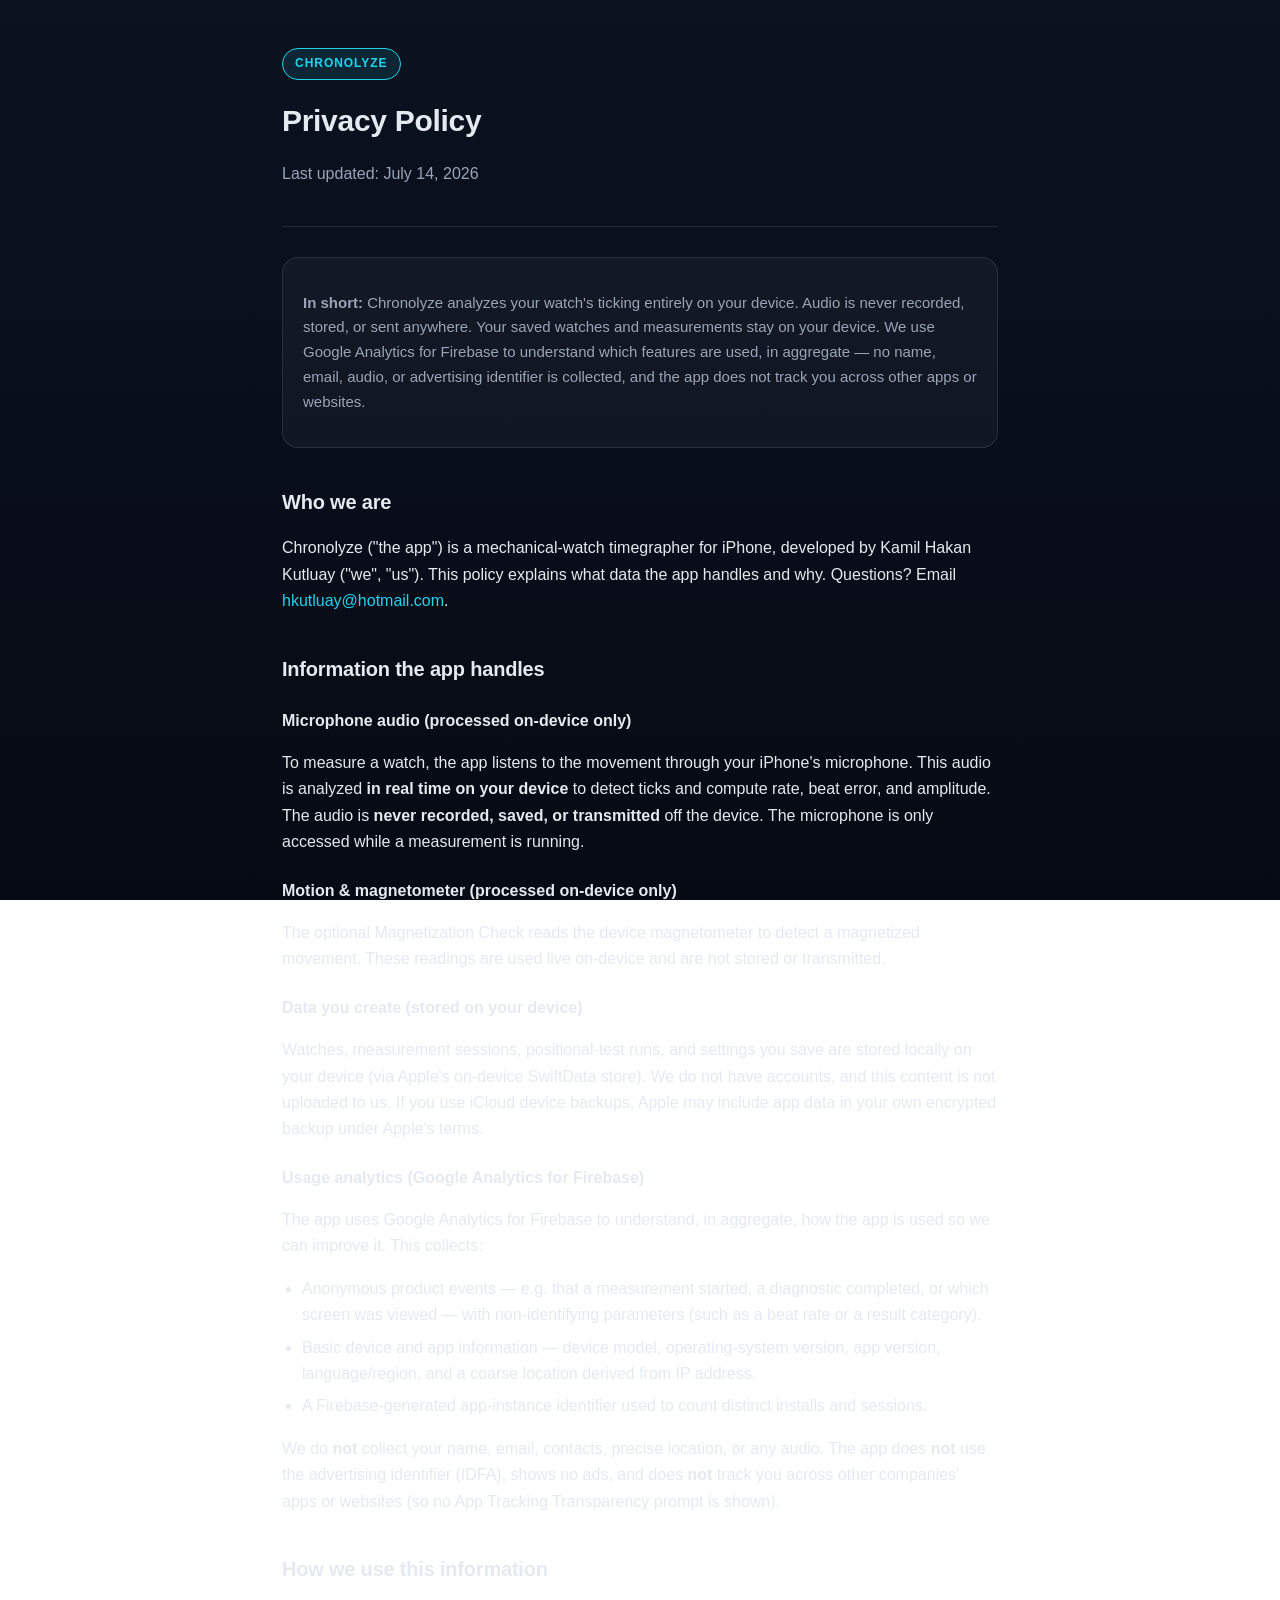
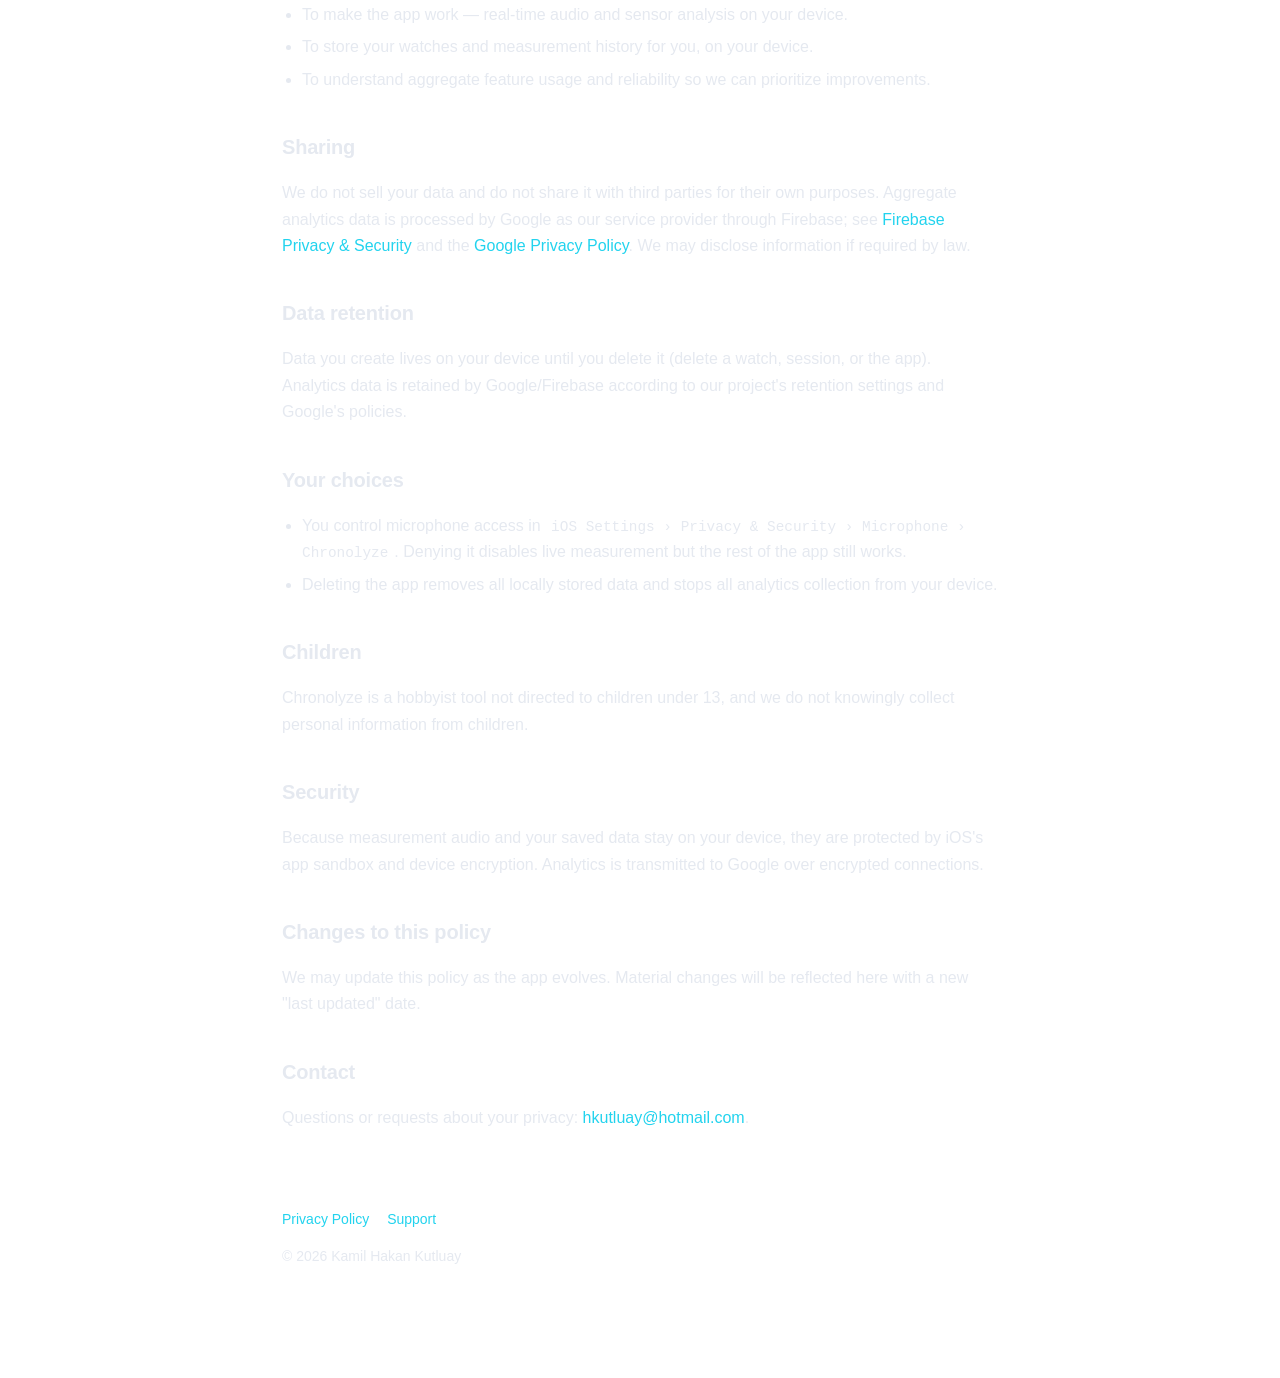
<file: tests/fixtures/legal/chronolyze-privacy.html>
<!DOCTYPE html>
<html lang="en">
<head>
<meta charset="utf-8">
<meta name="viewport" content="width=device-width, initial-scale=1">
<title>Chronolyze — Privacy Policy</title>
<style>
  :root {
    --bg1: #0b1220; --bg2: #060a14; --panel: rgba(255,255,255,0.04);
    --border: rgba(255,255,255,0.10); --text: #e5e9f0; --muted: #9aa4b8;
    --accent: #22d3ee;
  }
  * { box-sizing: border-box; }
  body {
    margin: 0; color: var(--text);
    background: linear-gradient(180deg, var(--bg1), var(--bg2)) fixed;
    font: 16px/1.65 -apple-system, BlinkMacSystemFont, "Segoe UI", Roboto, Helvetica, Arial, sans-serif;
    -webkit-font-smoothing: antialiased;
  }
  .wrap { max-width: 760px; margin: 0 auto; padding: 48px 22px 96px; }
  header { border-bottom: 1px solid var(--border); padding-bottom: 22px; margin-bottom: 30px; }
  .badge {
    display: inline-block; font-size: 12px; font-weight: 700; letter-spacing: .08em;
    text-transform: uppercase; color: var(--accent);
    border: 1px solid var(--accent); border-radius: 999px; padding: 5px 12px;
    background: rgba(34,211,238,0.10); margin-bottom: 16px;
  }
  h1 { font-size: 30px; margin: 0 0 6px; letter-spacing: -0.01em; }
  h2 { font-size: 20px; margin: 38px 0 10px; letter-spacing: -0.01em; }
  h3 { font-size: 16px; margin: 22px 0 6px; color: var(--text); }
  p, li { color: var(--text); }
  .muted { color: var(--muted); }
  a { color: var(--accent); text-decoration: none; }
  a:hover { text-decoration: underline; }
  ul { padding-left: 20px; }
  li { margin: 6px 0; }
  .card {
    background: var(--panel); border: 1px solid var(--border);
    border-radius: 16px; padding: 18px 20px; margin: 18px 0;
  }
  .tldr { color: var(--muted); font-size: 15px; }
  footer { margin-top: 56px; padding-top: 20px; border-top: 1px solid var(--border); color: var(--muted); font-size: 14px; }
  nav a { margin-right: 18px; font-size: 14px; }
  code { background: rgba(255,255,255,0.06); padding: 1px 6px; border-radius: 6px; font-size: 90%; }
</style>
</head>
<body>
<div class="wrap">
  <header>
    <span class="badge">Chronolyze</span>
    <h1>Privacy Policy</h1>
    <p class="muted">Last updated: July 14, 2026</p>
  </header>

  <div class="card">
    <p class="tldr"><strong>In short:</strong> Chronolyze analyzes your watch's
    ticking entirely on your device. Audio is never recorded, stored, or sent
    anywhere. Your saved watches and measurements stay on your device. We use
    Google Analytics for Firebase to understand which features are used, in
    aggregate — no name, email, audio, or advertising identifier is collected,
    and the app does not track you across other apps or websites.</p>
  </div>

  <h2>Who we are</h2>
  <p>Chronolyze ("the app") is a mechanical-watch timegrapher for iPhone,
  developed by Kamil Hakan Kutluay ("we", "us"). This policy explains what data
  the app handles and why. Questions? Email
  <a href="mailto:hkutluay@hotmail.com">hkutluay@hotmail.com</a>.</p>

  <h2>Information the app handles</h2>

  <h3>Microphone audio (processed on-device only)</h3>
  <p>To measure a watch, the app listens to the movement through your iPhone's
  microphone. This audio is analyzed <strong>in real time on your device</strong>
  to detect ticks and compute rate, beat error, and amplitude. The audio is
  <strong>never recorded, saved, or transmitted</strong> off the device. The
  microphone is only accessed while a measurement is running.</p>

  <h3>Motion &amp; magnetometer (processed on-device only)</h3>
  <p>The optional Magnetization Check reads the device magnetometer to detect a
  magnetized movement. These readings are used live on-device and are not stored
  or transmitted.</p>

  <h3>Data you create (stored on your device)</h3>
  <p>Watches, measurement sessions, positional-test runs, and settings you save
  are stored locally on your device (via Apple's on-device SwiftData store). We
  do not have accounts, and this content is not uploaded to us. If you use
  iCloud device backups, Apple may include app data in your own encrypted
  backup under Apple's terms.</p>

  <h3>Usage analytics (Google Analytics for Firebase)</h3>
  <p>The app uses Google Analytics for Firebase to understand, in aggregate, how
  the app is used so we can improve it. This collects:</p>
  <ul>
    <li>Anonymous product events — e.g. that a measurement started, a diagnostic
      completed, or which screen was viewed — with non-identifying parameters
      (such as a beat rate or a result category).</li>
    <li>Basic device and app information — device model, operating-system
      version, app version, language/region, and a coarse location derived from
      IP address.</li>
    <li>A Firebase-generated app-instance identifier used to count distinct
      installs and sessions.</li>
  </ul>
  <p>We do <strong>not</strong> collect your name, email, contacts, precise
  location, or any audio. The app does <strong>not</strong> use the advertising
  identifier (IDFA), shows no ads, and does <strong>not</strong> track you across
  other companies' apps or websites (so no App Tracking Transparency prompt is
  shown).</p>

  <h2>How we use this information</h2>
  <ul>
    <li>To make the app work — real-time audio and sensor analysis on your device.</li>
    <li>To store your watches and measurement history for you, on your device.</li>
    <li>To understand aggregate feature usage and reliability so we can prioritize
      improvements.</li>
  </ul>

  <h2>Sharing</h2>
  <p>We do not sell your data and do not share it with third parties for their
  own purposes. Aggregate analytics data is processed by Google as our service
  provider through Firebase; see
  <a href="https://firebase.google.com/support/privacy" target="_blank" rel="noopener">Firebase Privacy &amp; Security</a>
  and the <a href="https://policies.google.com/privacy" target="_blank" rel="noopener">Google Privacy Policy</a>.
  We may disclose information if required by law.</p>

  <h2>Data retention</h2>
  <p>Data you create lives on your device until you delete it (delete a watch,
  session, or the app). Analytics data is retained by Google/Firebase according
  to our project's retention settings and Google's policies.</p>

  <h2>Your choices</h2>
  <ul>
    <li>You control microphone access in <code>iOS Settings › Privacy &amp;
      Security › Microphone › Chronolyze</code>. Denying it disables live
      measurement but the rest of the app still works.</li>
    <li>Deleting the app removes all locally stored data and stops all analytics
      collection from your device.</li>
  </ul>

  <h2>Children</h2>
  <p>Chronolyze is a hobbyist tool not directed to children under 13, and we do
  not knowingly collect personal information from children.</p>

  <h2>Security</h2>
  <p>Because measurement audio and your saved data stay on your device, they are
  protected by iOS's app sandbox and device encryption. Analytics is transmitted
  to Google over encrypted connections.</p>

  <h2>Changes to this policy</h2>
  <p>We may update this policy as the app evolves. Material changes will be
  reflected here with a new "last updated" date.</p>

  <h2>Contact</h2>
  <p>Questions or requests about your privacy: <a href="mailto:hkutluay@hotmail.com">hkutluay@hotmail.com</a>.</p>

  <footer>
    <nav><a href="privacy.html">Privacy Policy</a><a href="support.html">Support</a></nav>
    <p>© 2026 Kamil Hakan Kutluay</p>
  </footer>
</div>
</body>
</html>
</file>
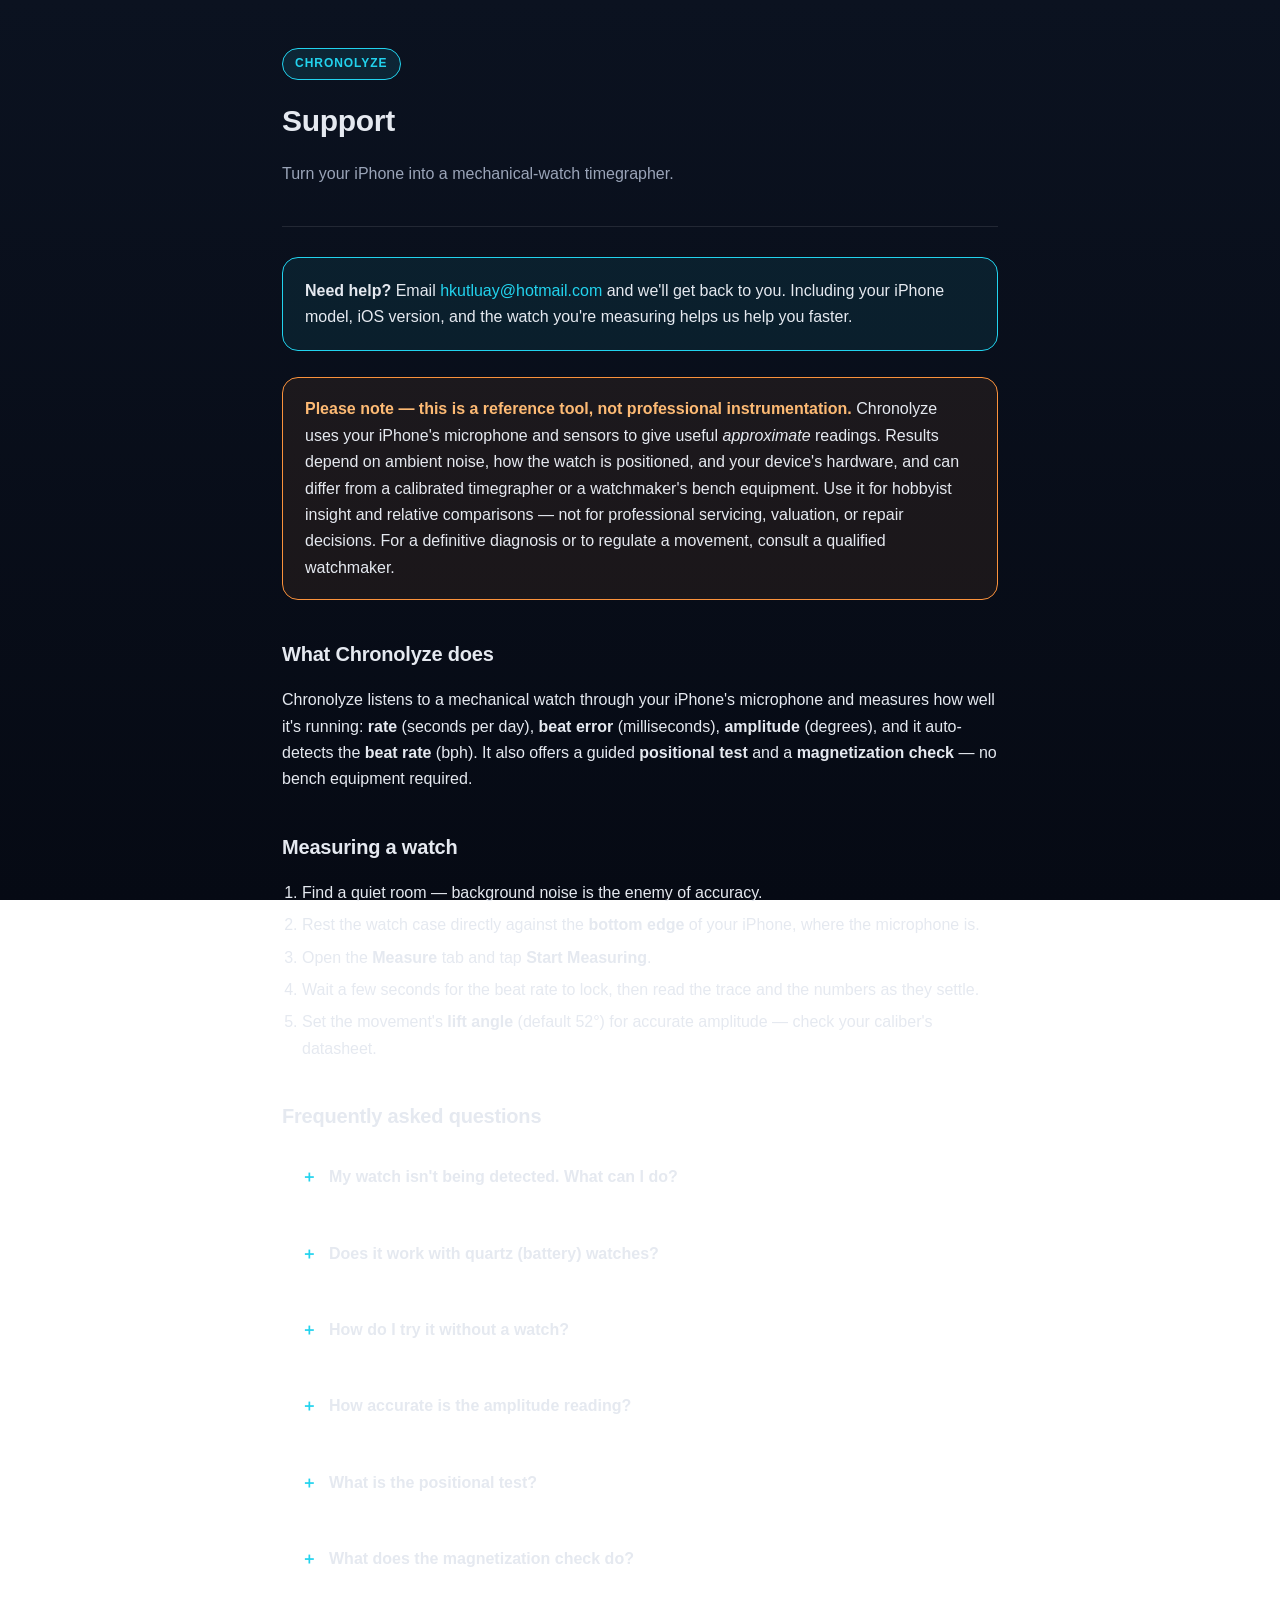
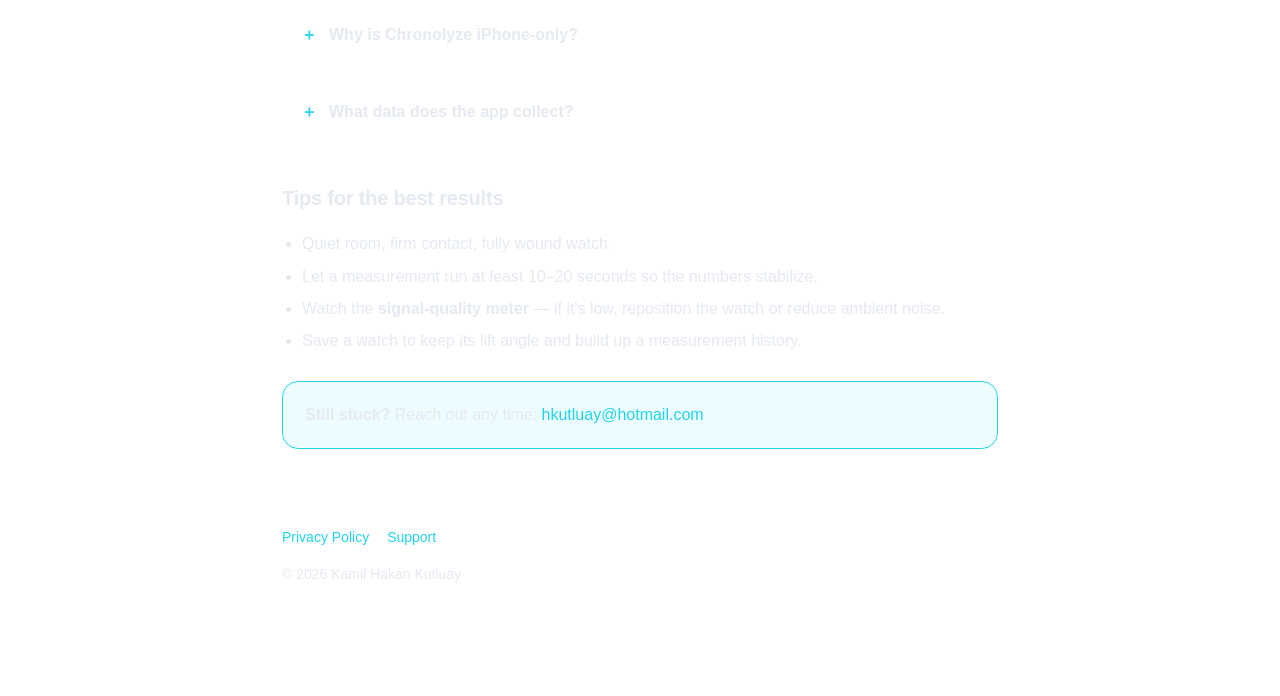
<file: tests/fixtures/legal/chronolyze-support.html>
<!DOCTYPE html>
<html lang="en">
<head>
<meta charset="utf-8">
<meta name="viewport" content="width=device-width, initial-scale=1">
<title>Chronolyze — Support</title>
<style>
  :root {
    --bg1: #0b1220; --bg2: #060a14; --panel: rgba(255,255,255,0.04);
    --border: rgba(255,255,255,0.10); --text: #e5e9f0; --muted: #9aa4b8;
    --accent: #22d3ee;
  }
  * { box-sizing: border-box; }
  body {
    margin: 0; color: var(--text);
    background: linear-gradient(180deg, var(--bg1), var(--bg2)) fixed;
    font: 16px/1.65 -apple-system, BlinkMacSystemFont, "Segoe UI", Roboto, Helvetica, Arial, sans-serif;
    -webkit-font-smoothing: antialiased;
  }
  .wrap { max-width: 760px; margin: 0 auto; padding: 48px 22px 96px; }
  header { border-bottom: 1px solid var(--border); padding-bottom: 22px; margin-bottom: 30px; }
  .badge {
    display: inline-block; font-size: 12px; font-weight: 700; letter-spacing: .08em;
    text-transform: uppercase; color: var(--accent);
    border: 1px solid var(--accent); border-radius: 999px; padding: 5px 12px;
    background: rgba(34,211,238,0.10); margin-bottom: 16px;
  }
  h1 { font-size: 30px; margin: 0 0 6px; letter-spacing: -0.01em; }
  h2 { font-size: 20px; margin: 38px 0 12px; letter-spacing: -0.01em; }
  p, li { color: var(--text); }
  .muted { color: var(--muted); }
  a { color: var(--accent); text-decoration: none; }
  a:hover { text-decoration: underline; }
  ul, ol { padding-left: 20px; }
  li { margin: 6px 0; }
  .card {
    background: var(--panel); border: 1px solid var(--border);
    border-radius: 16px; padding: 18px 20px; margin: 18px 0;
  }
  details {
    background: var(--panel); border: 1px solid var(--border);
    border-radius: 14px; padding: 4px 18px; margin: 12px 0;
  }
  details[open] { padding-bottom: 14px; }
  summary { cursor: pointer; font-weight: 600; padding: 14px 0; list-style: none; }
  summary::-webkit-details-marker { display: none; }
  summary::before { content: "＋"; color: var(--accent); margin-right: 12px; font-weight: 700; }
  details[open] summary::before { content: "－"; }
  .contact {
    background: rgba(34,211,238,0.08); border: 1px solid var(--accent);
    border-radius: 16px; padding: 20px 22px; margin: 26px 0;
  }
  .note {
    background: rgba(251,146,60,0.08); border: 1px solid #fb923c;
    border-radius: 16px; padding: 18px 22px; margin: 26px 0;
  }
  .note strong { color: #fdba74; }
  code { background: rgba(255,255,255,0.06); padding: 1px 6px; border-radius: 6px; font-size: 90%; }
  footer { margin-top: 56px; padding-top: 20px; border-top: 1px solid var(--border); color: var(--muted); font-size: 14px; }
  nav a { margin-right: 18px; font-size: 14px; }
</style>
</head>
<body>
<div class="wrap">
  <header>
    <span class="badge">Chronolyze</span>
    <h1>Support</h1>
    <p class="muted">Turn your iPhone into a mechanical-watch timegrapher.</p>
  </header>

  <div class="contact">
    <strong>Need help?</strong> Email
    <a href="mailto:hkutluay@hotmail.com?subject=Chronolyze%20Support">hkutluay@hotmail.com</a>
    and we'll get back to you. Including your iPhone model, iOS version, and the
    watch you're measuring helps us help you faster.
  </div>

  <div class="note">
    <strong>Please note — this is a reference tool, not professional
    instrumentation.</strong> Chronolyze uses your iPhone's microphone and
    sensors to give useful <em>approximate</em> readings. Results depend on
    ambient noise, how the watch is positioned, and your device's hardware, and
    can differ from a calibrated timegrapher or a watchmaker's bench equipment.
    Use it for hobbyist insight and relative comparisons — not for professional
    servicing, valuation, or repair decisions. For a definitive diagnosis or to
    regulate a movement, consult a qualified watchmaker.
  </div>

  <h2>What Chronolyze does</h2>
  <p>Chronolyze listens to a mechanical watch through your iPhone's microphone
  and measures how well it's running: <strong>rate</strong> (seconds per day),
  <strong>beat error</strong> (milliseconds), <strong>amplitude</strong>
  (degrees), and it auto-detects the <strong>beat rate</strong> (bph). It also
  offers a guided <strong>positional test</strong> and a
  <strong>magnetization check</strong> — no bench equipment required.</p>

  <h2>Measuring a watch</h2>
  <ol>
    <li>Find a quiet room — background noise is the enemy of accuracy.</li>
    <li>Rest the watch case directly against the <strong>bottom edge</strong> of
      your iPhone, where the microphone is.</li>
    <li>Open the <strong>Measure</strong> tab and tap <strong>Start Measuring</strong>.</li>
    <li>Wait a few seconds for the beat rate to lock, then read the trace and
      the numbers as they settle.</li>
    <li>Set the movement's <strong>lift angle</strong> (default 52°) for accurate
      amplitude — check your caliber's datasheet.</li>
  </ol>

  <h2>Frequently asked questions</h2>

  <details>
    <summary>My watch isn't being detected. What can I do?</summary>
    <p>Make sure it's a <em>mechanical</em> watch (it ticks several times per
    second). Press the case firmly against the bottom mic edge, move to a quieter
    room, and raise <strong>Detection sensitivity</strong> in Settings. A fully
    wound watch is louder and easier to detect.</p>
  </details>

  <details>
    <summary>Does it work with quartz (battery) watches?</summary>
    <p>No. Quartz watches tick once per second with a very different sound and
    aren't what a timegrapher measures. Chronolyze is for mechanical (hand-wound
    or automatic) movements.</p>
  </details>

  <details>
    <summary>How do I try it without a watch?</summary>
    <p>Turn on <strong>Settings › Demo movement</strong>. The app generates a
    synthetic movement so you can explore every feature — measurement,
    positional test, and the trace — without a real watch.</p>
  </details>

  <details>
    <summary>How accurate is the amplitude reading?</summary>
    <p>Amplitude is estimated from the timing of the escapement's sub-sounds and
    depends on the <strong>lift angle</strong> you set and on clean audio. It's a
    best-effort figure — when the signal is unreliable the app shows a dash
    (—) or an approximate marker rather than a misleading number. Rate and beat
    error are the most robust measurements.</p>
  </details>

  <details>
    <summary>What is the positional test?</summary>
    <p>A watch runs at slightly different rates depending on its orientation. The
    Positional Test guides you through the six standard positions (dial up/down,
    crown up/down/left/right) and reports the spread (Δ) between the fastest and
    slowest — the figure a watchmaker regulates against.</p>
  </details>

  <details>
    <summary>What does the magnetization check do?</summary>
    <p>A watch that suddenly runs minutes fast is often magnetized. The check
    uses your iPhone's magnetometer to detect a strong field near the watch. If
    it reports magnetization, a watchmaker's demagnetizer usually fixes it in
    seconds. (This feature needs a magnetometer, which some devices lack.)</p>
  </details>

  <details>
    <summary>Why is Chronolyze iPhone-only?</summary>
    <p>Measuring works by resting the watch against the phone's microphone — a
    natural handheld gesture — and the magnetization check relies on a sensor
    many iPads don't have. The app runs on iPad in iPhone-compatibility mode.</p>
  </details>

  <details>
    <summary>What data does the app collect?</summary>
    <p>Your audio is analyzed on-device and never recorded or sent anywhere; your
    saved watches and measurements stay on your device. The app uses Google
    Analytics for Firebase for anonymous, aggregate usage statistics only. See
    the <a href="privacy.html">Privacy Policy</a> for details.</p>
  </details>

  <h2>Tips for the best results</h2>
  <ul>
    <li>Quiet room, firm contact, fully wound watch.</li>
    <li>Let a measurement run at least 10–20 seconds so the numbers stabilize.</li>
    <li>Watch the <strong>signal-quality meter</strong> — if it's low, reposition
      the watch or reduce ambient noise.</li>
    <li>Save a watch to keep its lift angle and build up a measurement history.</li>
  </ul>

  <div class="contact">
    <strong>Still stuck?</strong> Reach out any time:
    <a href="mailto:hkutluay@hotmail.com?subject=Chronolyze%20Support">hkutluay@hotmail.com</a>.
  </div>

  <footer>
    <nav><a href="privacy.html">Privacy Policy</a><a href="support.html">Support</a></nav>
    <p>© 2026 Kamil Hakan Kutluay</p>
  </footer>
</div>
</body>
</html>
</file>
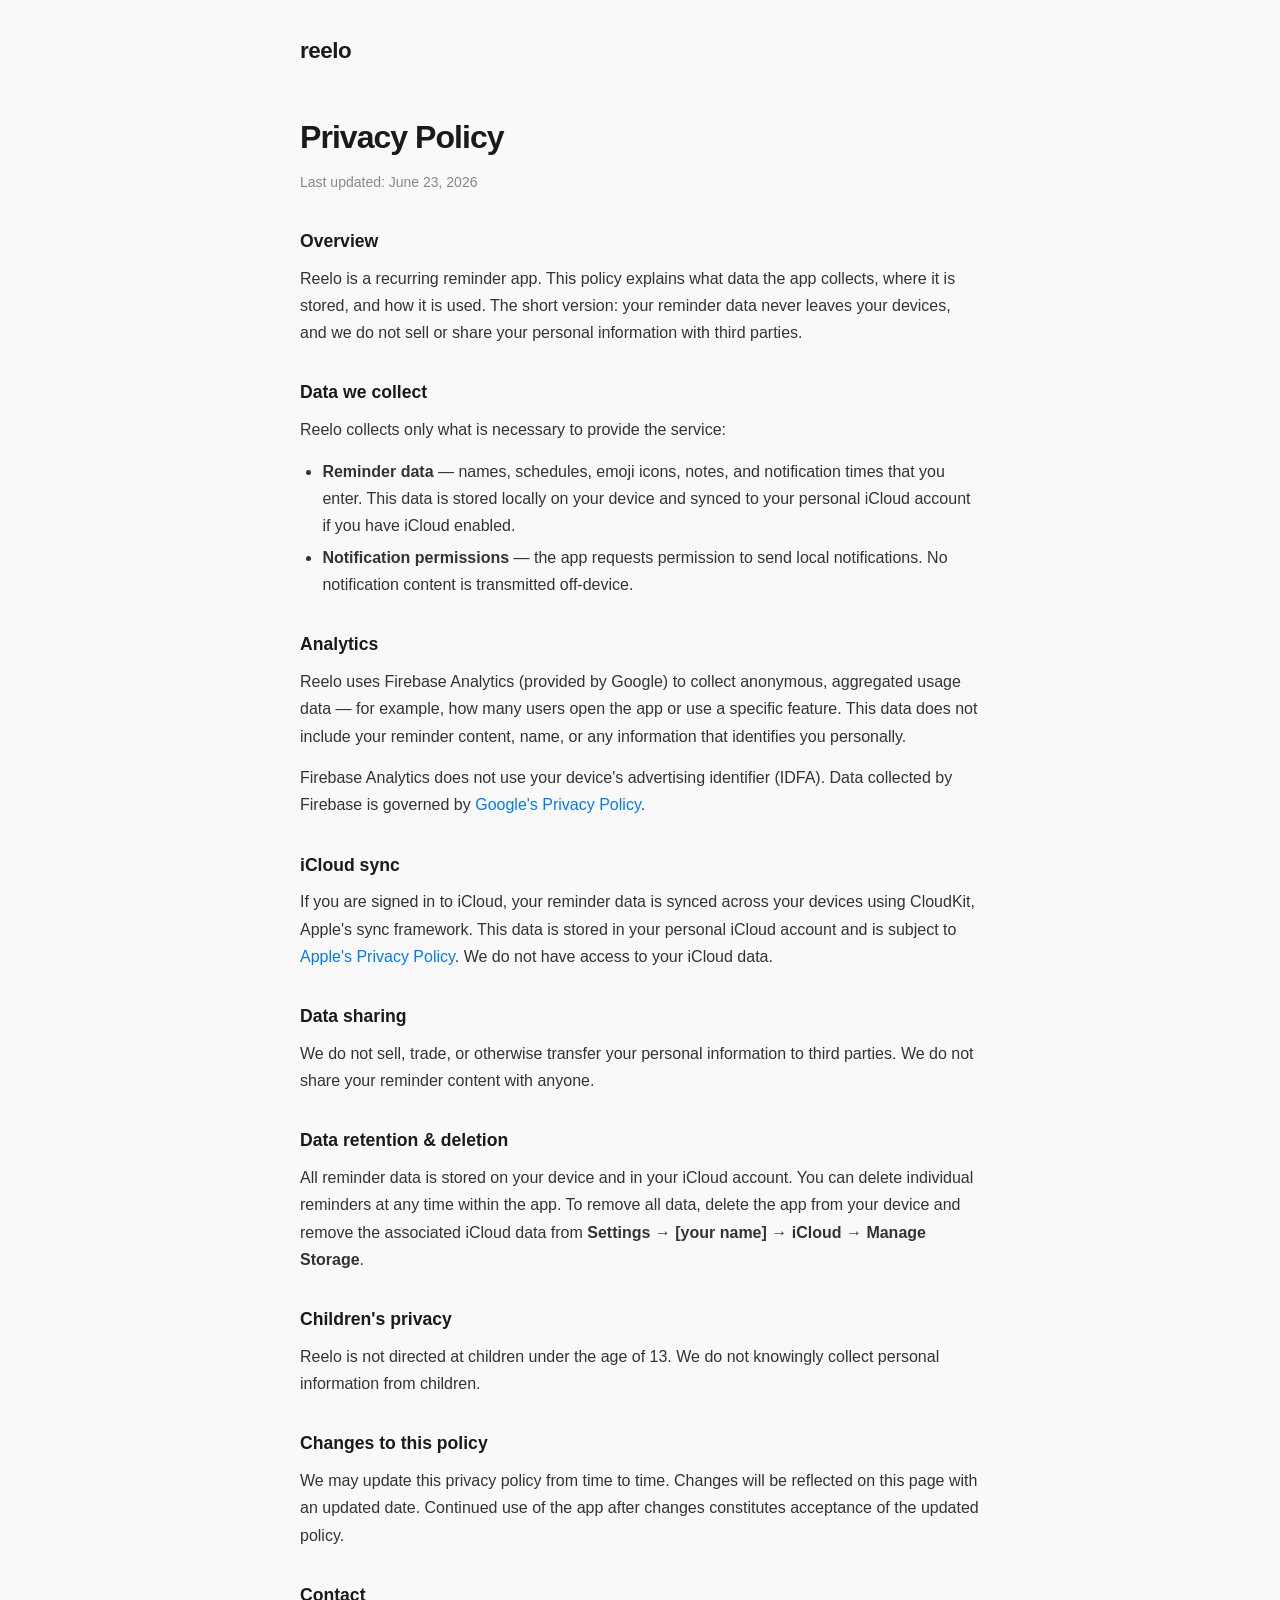
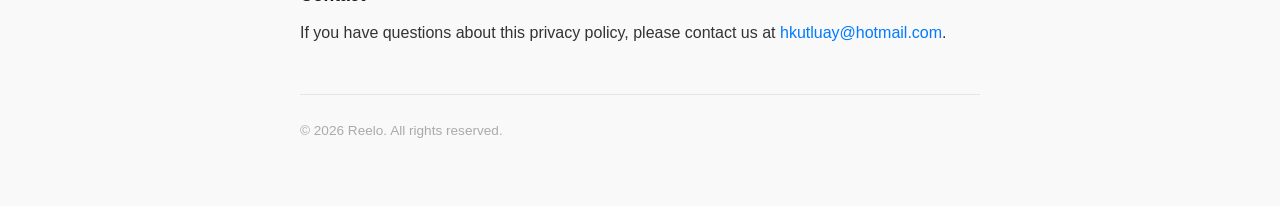
<file: tests/fixtures/legal/reelo-privacy.html>
<!DOCTYPE html>
<html lang="en">
<head>
  <meta charset="UTF-8" />
  <meta name="viewport" content="width=device-width, initial-scale=1.0" />
  <title>Privacy Policy — Reelo</title>
  <style>
    *, *::before, *::after { box-sizing: border-box; margin: 0; padding: 0; }

    body {
      font-family: -apple-system, BlinkMacSystemFont, "Segoe UI", Helvetica, Arial, sans-serif;
      background: #f9f9f9;
      color: #1a1a1a;
      line-height: 1.7;
      padding: 2rem 1rem 4rem;
    }

    .container {
      max-width: 680px;
      margin: 0 auto;
    }

    header {
      margin-bottom: 2.5rem;
    }

    .wordmark {
      font-size: 1.4rem;
      font-weight: 700;
      letter-spacing: -0.02em;
      color: #1a1a1a;
      text-decoration: none;
    }

    h1 {
      font-size: 2rem;
      font-weight: 700;
      letter-spacing: -0.03em;
      margin-top: 2rem;
      margin-bottom: 0.4rem;
    }

    .last-updated {
      font-size: 0.875rem;
      color: #888;
    }

    h2 {
      font-size: 1.1rem;
      font-weight: 600;
      margin-top: 2rem;
      margin-bottom: 0.5rem;
    }

    p {
      margin-bottom: 0.9rem;
      color: #333;
    }

    ul {
      margin: 0.4rem 0 0.9rem 1.4rem;
      color: #333;
    }

    ul li {
      margin-bottom: 0.3rem;
    }

    a {
      color: #007aff;
      text-decoration: none;
    }

    a:hover {
      text-decoration: underline;
    }

    footer {
      margin-top: 3rem;
      padding-top: 1.5rem;
      border-top: 1px solid #e5e5e5;
      font-size: 0.85rem;
      color: #aaa;
    }
  </style>
</head>
<body>
  <div class="container">
    <header>
      <a class="wordmark" href="/">reelo</a>
    </header>

    <h1>Privacy Policy</h1>
    <p class="last-updated">Last updated: June 23, 2026</p>

    <h2>Overview</h2>
    <p>
      Reelo is a recurring reminder app. This policy explains what data the app
      collects, where it is stored, and how it is used. The short version: your
      reminder data never leaves your devices, and we do not sell or share your
      personal information with third parties.
    </p>

    <h2>Data we collect</h2>
    <p>
      Reelo collects only what is necessary to provide the service:
    </p>
    <ul>
      <li>
        <strong>Reminder data</strong> — names, schedules, emoji icons, notes,
        and notification times that you enter. This data is stored locally on
        your device and synced to your personal iCloud account if you have
        iCloud enabled.
      </li>
      <li>
        <strong>Notification permissions</strong> — the app requests permission
        to send local notifications. No notification content is transmitted
        off-device.
      </li>
    </ul>

    <h2>Analytics</h2>
    <p>
      Reelo uses Firebase Analytics (provided by Google) to collect anonymous,
      aggregated usage data — for example, how many users open the app or use
      a specific feature. This data does not include your reminder content,
      name, or any information that identifies you personally.
    </p>
    <p>
      Firebase Analytics does not use your device's advertising identifier
      (IDFA). Data collected by Firebase is governed by
      <a href="https://policies.google.com/privacy" target="_blank" rel="noopener">Google's Privacy Policy</a>.
    </p>

    <h2>iCloud sync</h2>
    <p>
      If you are signed in to iCloud, your reminder data is synced across your
      devices using CloudKit, Apple's sync framework. This data is stored in
      your personal iCloud account and is subject to
      <a href="https://www.apple.com/legal/privacy/" target="_blank" rel="noopener">Apple's Privacy Policy</a>.
      We do not have access to your iCloud data.
    </p>

    <h2>Data sharing</h2>
    <p>
      We do not sell, trade, or otherwise transfer your personal information to
      third parties. We do not share your reminder content with anyone.
    </p>

    <h2>Data retention &amp; deletion</h2>
    <p>
      All reminder data is stored on your device and in your iCloud account.
      You can delete individual reminders at any time within the app. To
      remove all data, delete the app from your device and remove the
      associated iCloud data from <strong>Settings → [your name] → iCloud →
      Manage Storage</strong>.
    </p>

    <h2>Children's privacy</h2>
    <p>
      Reelo is not directed at children under the age of 13. We do not
      knowingly collect personal information from children.
    </p>

    <h2>Changes to this policy</h2>
    <p>
      We may update this privacy policy from time to time. Changes will be
      reflected on this page with an updated date. Continued use of the app
      after changes constitutes acceptance of the updated policy.
    </p>

    <h2>Contact</h2>
    <p>
      If you have questions about this privacy policy, please contact us at
      <a href="mailto:hkutluay@hotmail.com">hkutluay@hotmail.com</a>.
    </p>

    <footer>
      &copy; 2026 Reelo. All rights reserved.
    </footer>
  </div>
</body>
</html>
</file>
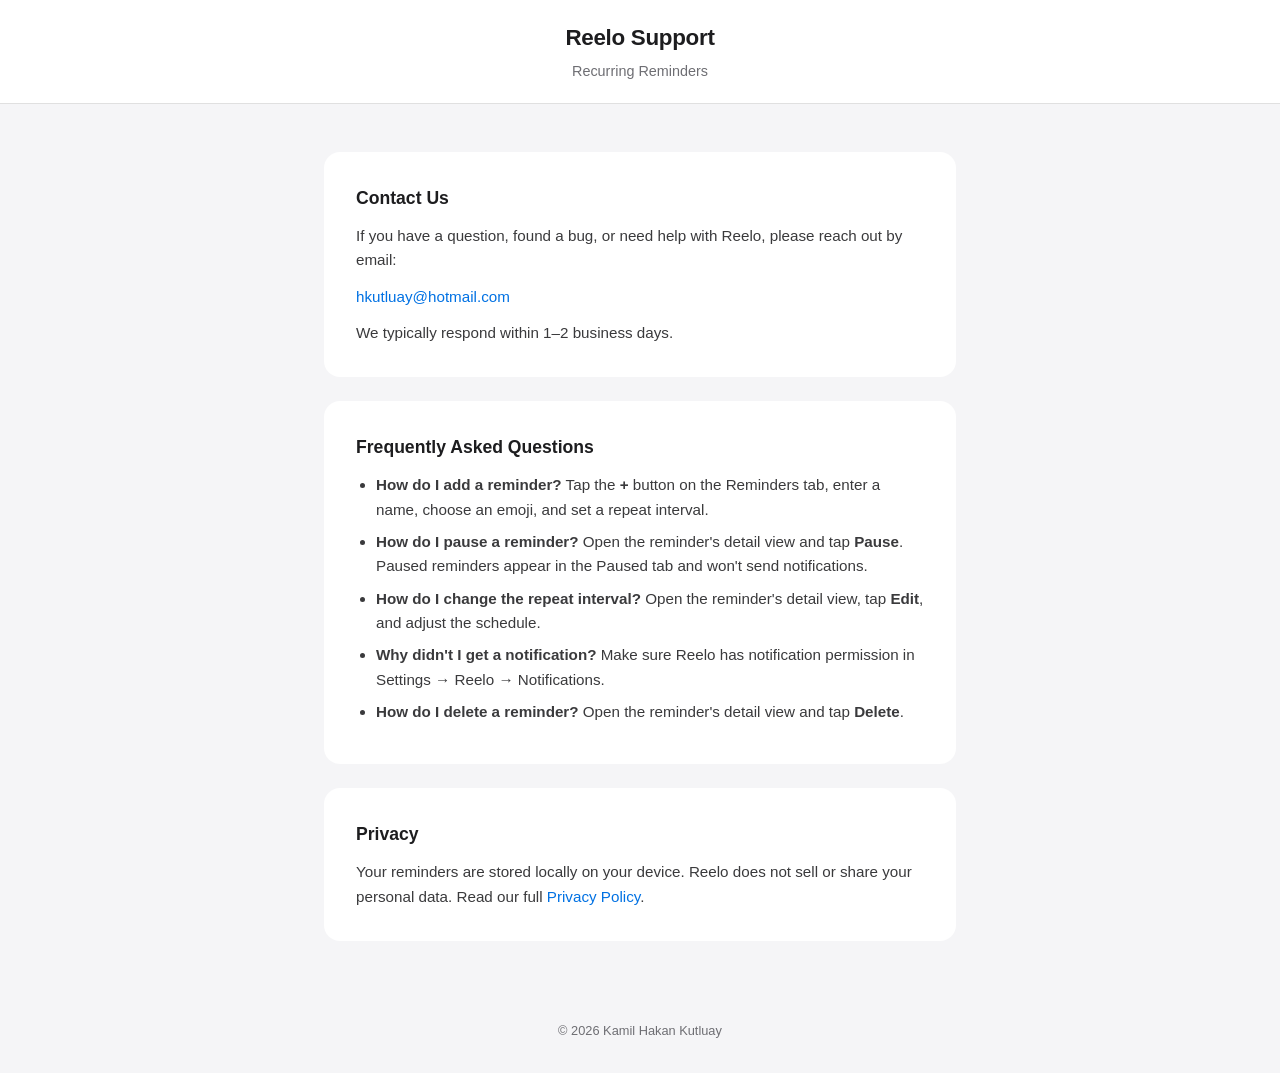
<file: tests/fixtures/legal/reelo-support.html>
<!DOCTYPE html>
<html lang="en">
<head>
  <meta charset="UTF-8" />
  <meta name="viewport" content="width=device-width, initial-scale=1.0" />
  <title>Support — Reelo</title>
  <style>
    *, *::before, *::after { box-sizing: border-box; margin: 0; padding: 0; }

    body {
      font-family: -apple-system, BlinkMacSystemFont, "Segoe UI", Roboto, sans-serif;
      background: #f5f5f7;
      color: #1d1d1f;
      line-height: 1.6;
    }

    header {
      background: #fff;
      border-bottom: 1px solid #e0e0e0;
      padding: 20px 24px;
      text-align: center;
    }

    header h1 {
      font-size: 1.4rem;
      font-weight: 700;
      letter-spacing: -0.3px;
    }

    header p {
      font-size: 0.9rem;
      color: #6e6e73;
      margin-top: 4px;
    }

    main {
      max-width: 680px;
      margin: 48px auto;
      padding: 0 24px;
    }

    section {
      background: #fff;
      border-radius: 16px;
      padding: 32px;
      margin-bottom: 24px;
    }

    h2 {
      font-size: 1.1rem;
      font-weight: 600;
      margin-bottom: 12px;
    }

    p {
      font-size: 0.95rem;
      color: #3a3a3c;
      margin-bottom: 12px;
    }

    p:last-child { margin-bottom: 0; }

    a {
      color: #0071e3;
      text-decoration: none;
    }

    a:hover { text-decoration: underline; }

    ul {
      padding-left: 20px;
      margin-top: 8px;
    }

    ul li {
      font-size: 0.95rem;
      color: #3a3a3c;
      margin-bottom: 8px;
    }

    footer {
      text-align: center;
      padding: 32px 24px;
      font-size: 0.8rem;
      color: #6e6e73;
    }
  </style>
</head>
<body>

<header>
  <h1>Reelo Support</h1>
  <p>Recurring Reminders</p>
</header>

<main>

  <section>
    <h2>Contact Us</h2>
    <p>If you have a question, found a bug, or need help with Reelo, please reach out by email:</p>
    <p><a href="mailto:hkutluay@hotmail.com">hkutluay@hotmail.com</a></p>
    <p>We typically respond within 1–2 business days.</p>
  </section>

  <section>
    <h2>Frequently Asked Questions</h2>
    <ul>
      <li><strong>How do I add a reminder?</strong> Tap the <strong>+</strong> button on the Reminders tab, enter a name, choose an emoji, and set a repeat interval.</li>
      <li><strong>How do I pause a reminder?</strong> Open the reminder's detail view and tap <strong>Pause</strong>. Paused reminders appear in the Paused tab and won't send notifications.</li>
      <li><strong>How do I change the repeat interval?</strong> Open the reminder's detail view, tap <strong>Edit</strong>, and adjust the schedule.</li>
      <li><strong>Why didn't I get a notification?</strong> Make sure Reelo has notification permission in Settings → Reelo → Notifications.</li>
      <li><strong>How do I delete a reminder?</strong> Open the reminder's detail view and tap <strong>Delete</strong>.</li>
    </ul>
  </section>

  <section>
    <h2>Privacy</h2>
    <p>Your reminders are stored locally on your device. Reelo does not sell or share your personal data. Read our full <a href="privacy.html">Privacy Policy</a>.</p>
  </section>

</main>

<footer>
  &copy; 2026 Kamil Hakan Kutluay
</footer>

</body>
</html>
</file>
